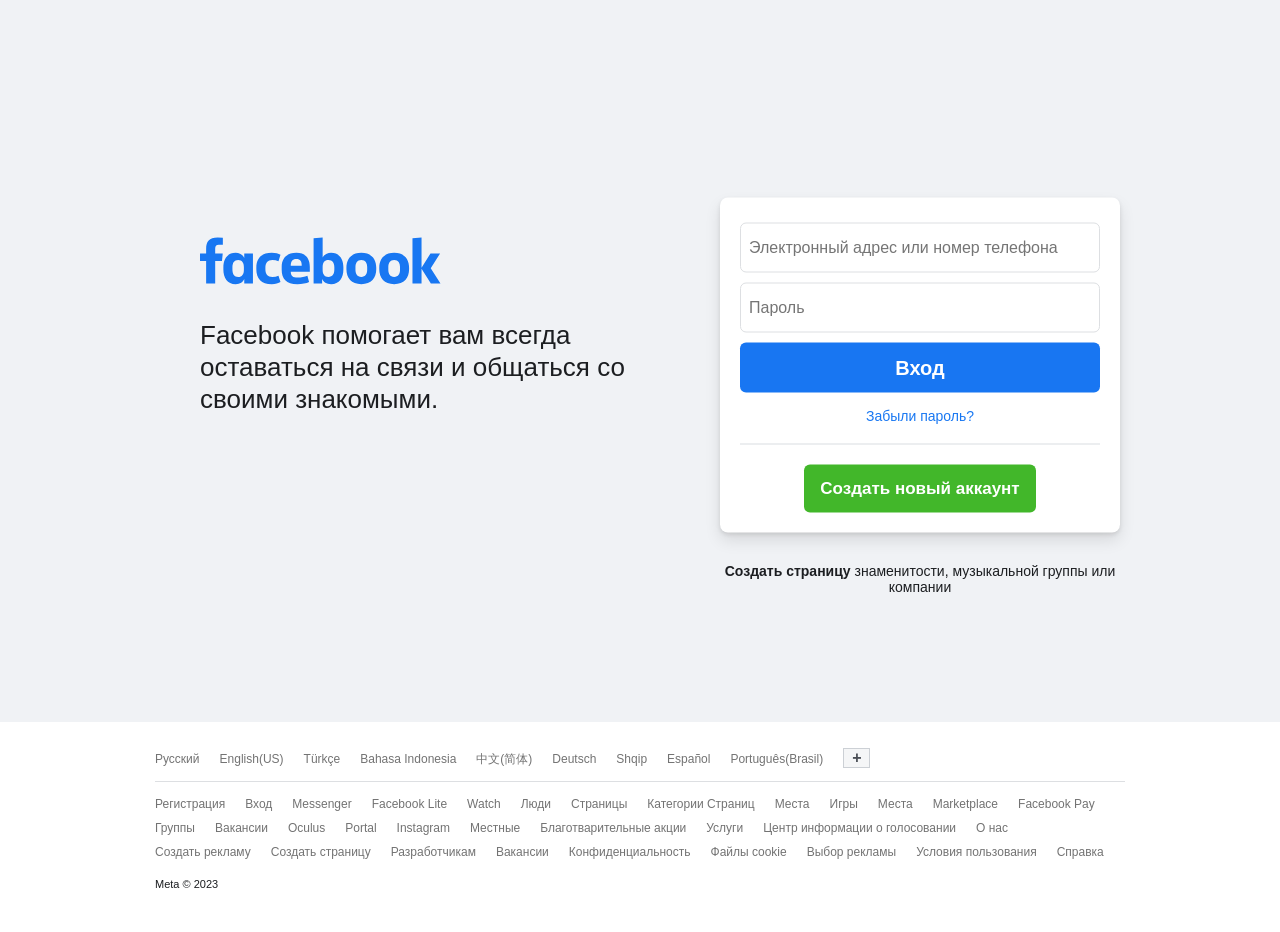
<file: LAB2/FacebookWP/index.html>
<!DOCTYPE html>
<html lang="en">
<head>
    <meta charset="UTF-8">
    <title>Facebook</title>
    <link rel="stylesheet" href="style.css">
</head>
<body>
<main>
    <div class="main_elements">
        <div class="logo">
            <img src="images/facebook_logo.svg" alt="Logo">
            <h2>Facebook помогает вам всегда оставаться на связи и общаться со своими знакомыми.</h2>
        </div>
        <div class="authorization_box">
            <div class="email_pswrd_box">
                <label>
                    <input type="text" placeholder="Электронный адрес или номер телефона">
                </label>
                <label>
                    <input type="password" placeholder="Пароль">
                </label>
                <button class="login_button" type="submit">Вход</button>
                <a href="#">Забыли пароль?</a>
                <button class="create_acc_button">Создать новый аккаунт</button>
            </div>
            <p><strong>Создать страницу</strong> знаменитости, музыкальной группы или компании</p>
        </div>
    </div>
</main>
<footer>
    <div class="bottom-part">
        <ol>
            <li><a class="lower-links" href="#">Русский</a></li>
            <li><a class="lower-links" href="#">English(US)</a></li>
            <li><a class="lower-links" href="#">Türkçe</a></li>
            <li><a class="lower-links" href="#">Bahasa Indonesia</a></li>
            <li><a class="lower-links" href="#">中文(简体)</a></li>
            <li><a class="lower-links" href="#">Deutsch</a></li>
            <li><a class="lower-links" href="#">Shqip</a></li>
            <li><a class="lower-links" href="#">Español</a></li>
            <li><a class="lower-links" href="#">Português(Brasil)</a></li>
            <li><button>+</button></li>
        </ol>
        <ol>
            <li><a class="lower-links" href="#">Регистрация</a></li>
            <li><a class="lower-links" href="#">Вход</a></li>
            <li><a class="lower-links" href="#">Messenger</a></li>
            <li><a class="lower-links" href="#">Facebook Lite</a></li>
            <li><a class="lower-links" href="#">Watch</a></li>
            <li><a class="lower-links" href="#">Люди</a></li>
            <li><a class="lower-links" href="#">Страницы</a></li>
            <li><a class="lower-links" href="#">Категории Страниц</a></li>
            <li><a class="lower-links" href="#">Места</a></li>
            <li><a class="lower-links" href="#">Игры</a></li>
            <li><a class="lower-links" href="#">Места</a></li>
            <li><a class="lower-links" href="#">Marketplace</a></li>
            <li><a class="lower-links" href="#">Facebook Pay</a></li>
            <li><a class="lower-links" href="#">Группы</a></li>
            <li><a class="lower-links" href="#">Вакансии</a></li>
            <li><a class="lower-links" href="#">Oculus</a></li>
            <li><a class="lower-links" href="#">Portal</a></li>
            <li><a class="lower-links" href="#">Instagram</a></li>
            <li><a class="lower-links" href="#">Местные</a></li>
            <li><a class="lower-links" href="#">Благотварительные акции</a></li>
            <li><a class="lower-links" href="#">Услуги</a></li>
            <li><a class="lower-links" href="#">Центр информации о голосовании</a></li>
            <li><a class="lower-links" href="#">О нас</a></li>
            <li><a class="lower-links" href="#">Создать рекламу</a></li>
            <li><a class="lower-links" href="#">Создать страницу</a></li>
            <li><a class="lower-links" href="#">Разработчикам</a></li>
            <li><a class="lower-links" href="#">Вакансии</a></li>
            <li><a class="lower-links" href="#">Конфиденциальность</a></li>
            <li><a class="lower-links" href="#">Файлы cookie</a></li>
            <li><a class="lower-links" href="#">Выбор рекламы</a></li>
            <li><a class="lower-links" href="#">Условия пользования</a></li>
            <li><a class="lower-links" href="#">Справка</a></li>
        </ol>
        <small>Meta © 2023</small>
    </div>
</footer>
</body>
</html>
</file>
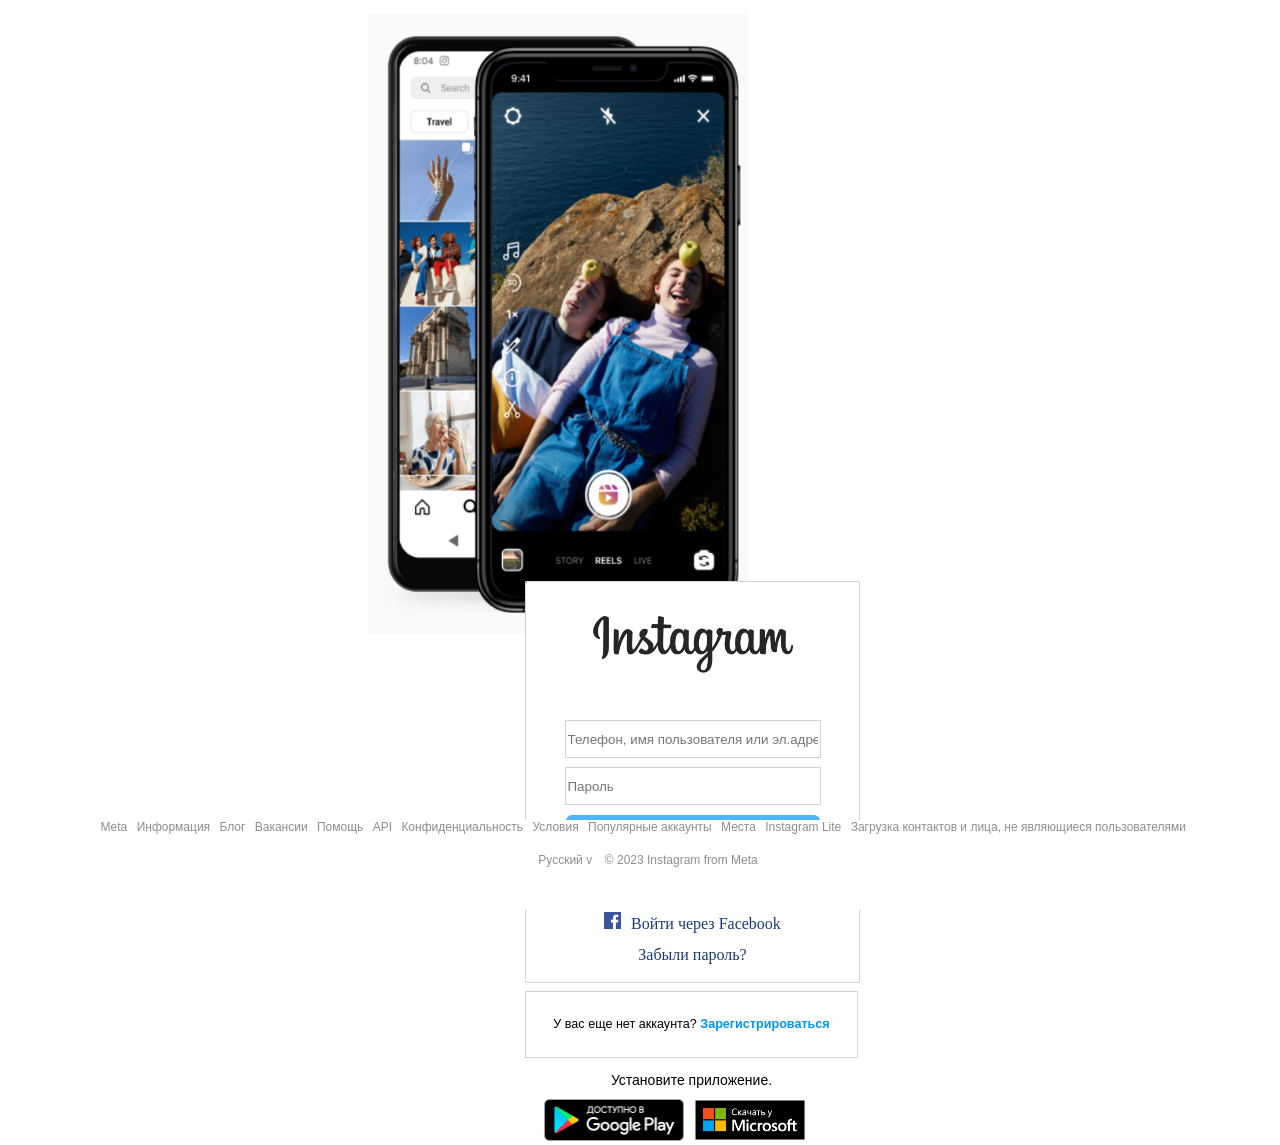
<file: LAB2/InstagramWP/index.html>
<!doctype html>
<html lang="en">
<head>
    <meta charset="UTF-8">
    <meta name="viewport"
          content="width=device-width, user-scalable=no, initial-scale=1.0, maximum-scale=1.0, minimum-scale=1.0">
    <meta http-equiv="X-UA-Compatible" content="ie=edge">
    <title>Instagram</title>
    <link rel="icon" href="images/640px-Instagram_icon.png" width="20">
  <link rel="stylesheet" href="style.css">
</head>
<body>
  <div class="upper-content">
    <div class="container">
      <div class="row">
        <div class="phone-img">
          <img src="images/scr.png" width="380" height="620" alt="card-img-top">
        </div>
        <div class="login-form">
            <div class="card">
                <img src="images/logo-txt.png" width="200">
                <div class="card-body">
                    <form method="post">
                        <div class="form-group">
                            <input type="text" class="form-control" placeholder="Телефон, имя пользователя или эл.адрес">
<!--                            <label for="" class="label">Телефон, имя пользователя или эл.адрес</label>-->
                        </div>
                        <div class="form-group">
                            <input type="password" class="form-control" placeholder="Пароль">
<!--                            <label for="" class="label">Пароль</label>-->
                        </div>
                        <input type="submit" value="Войти" class="login-btn">
                    </form>
                </div>
                <div class="or">
                        <hr class="linesvertical">
                        <div class="text1">ИЛИ</div>
                        </hr>
                </div>
                <div class="other-methods">
                    <div class="loginFacebook">
                        <img src="images/fb-mini-logo.png" width="17px" class="login-facebook-mini">
                        <a href="images/facebook.com">Войти через Facebook</a>
                    </div>
                </div>
                <div class="forgot-password">
                    <a href="">Забыли пароль?</a>
                </div>
            </div>
            <div class="card2">
                <div class="register">
                    <span>У вас еще нет аккаунта?<a href=""> Зарегистрироваться</a></span>
                </div>
            </div>
            <div class="apps">
                <span>Установите приложение.</span>
                <div class="row">
                    <div class="apps1"><img src="images/play-market.png" width="140"></div>
                    <div class="apps2"><img src="images/microsoft.png" width="110"></div>
                </div>
            </div>
        </div>
      </div>
    </div>
  </div>

  <div class="lower-links">
      <nav class="nav">
          <div class="navtext">
              <a href="https://about.meta.com" class="links"> Meta</a>&ensp;
              <a href="index.html" class="links">Информация</a>&ensp;
              <a href="index.html" class="links">Блог</a>&ensp;
              <a href="index.html" class="links">Вакансии</a>&ensp;
              <a href="index.html" class="links">Помощь</a>&ensp;
              <a href="index.html" class="links">API</a>&ensp;
              <a href="index.html" class="links">Конфиденциальность</a>&ensp;
              <a href="index.html" class="links">Условия</a>&ensp;
              <a href="index.html" class="links">Популярные аккаунты</a>&ensp;
              <a href="index.html" class="links">Места</a>&ensp;
              <a href="index.html" class="links">Instagram Lite</a>&ensp;
              <a href="index.html" class="links">Загрузка контактов и лица, не являющиеся пользователями &ensp;</a>
          </div></br>
      </nav>
      </nav>
  </div>
  <div class="rus-from-meta">
      <p class="rus-from-meta">Русский v &ensp; © 2023 Instagram from Meta</p>
  </div>


</body>
</html>

<a href="index.html"></a>
</file>
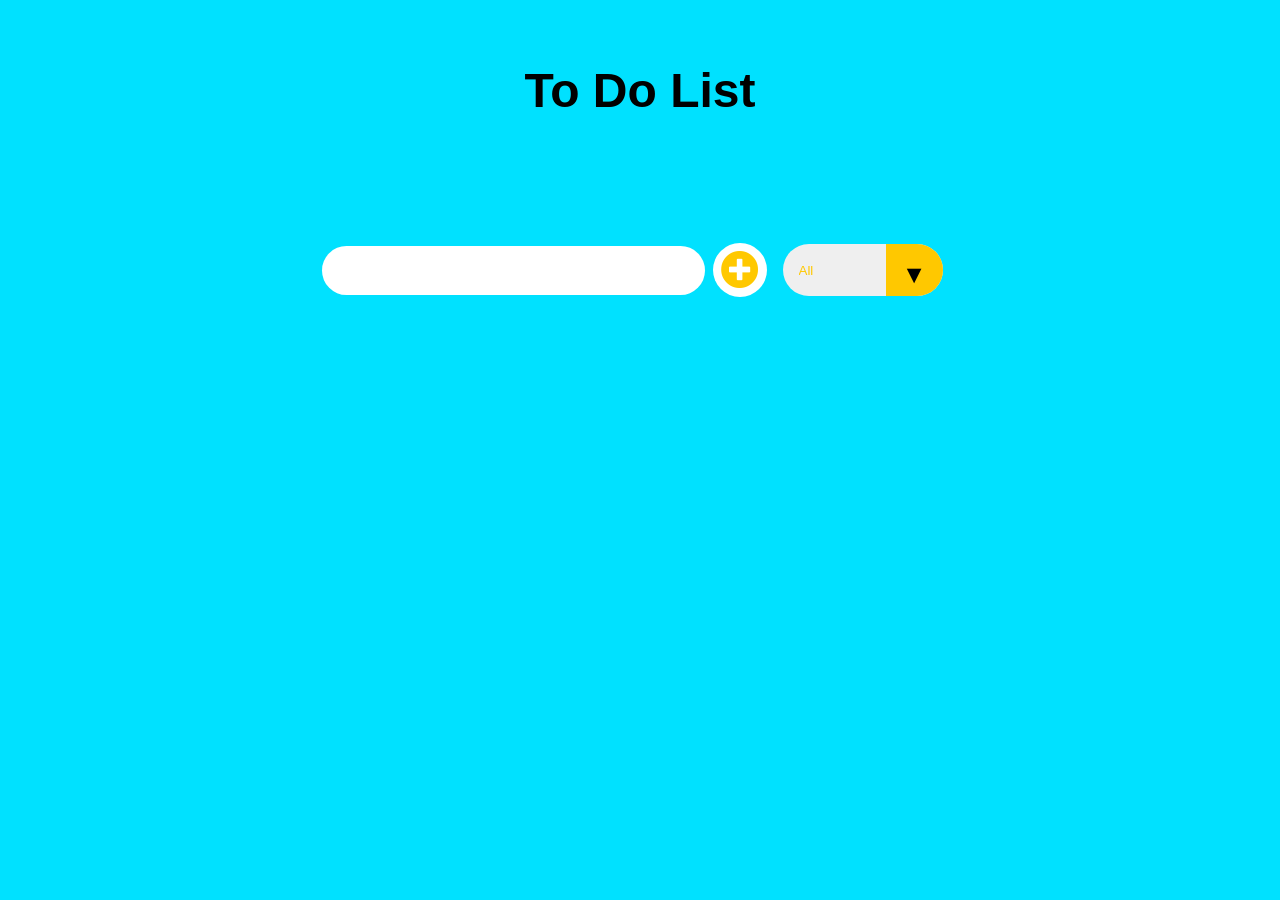
<file: LAB3/ToDoList/index.html>
<!DOCTYPE html>
<html lang="en">
<head>
    <meta charset="UTF-8">
    <meta http-equiv="X-UA-Compatible" content="IE=edge">
    <meta name="viewport" content="width=device-width, initial-scale=1.0">
    <link href="https://fonts.googleapis.com/css2?family=Poppins&display=swap" rel="stylesheet">
    <link rel="stylesheet" href="https://cdnjs.cloudflare.com/ajax/libs/font-awesome/5.15.3/css/all.min.css"/>
    <link rel="stylesheet" href="style.css">
    <link rel="icon" href="images/icon.png" width="20">
    <title>Tobol To Do List</title>
</head>
<body>

<header>
    <h1>To Do List</h1>
</header>
<form action="">
    <input type="text" class="todo-input">
    <button class="todo-button" type="submit">
        <i class="fas fa-plus-circle fa-lg"></i>
    </button>
    <div class="select">
        <select name="todos" class="filter-todo">
            <option value="all">All</option>
            <option value="completed">Completed</option>
            <option value="incomplete">Incomplete</option>
        </select>
    </div>
</form>

<div class="todo-container">
    <ul class="todo-list"></ul>
</div>

<script src="script.js"></script>
    
</body>
</html>
</file>
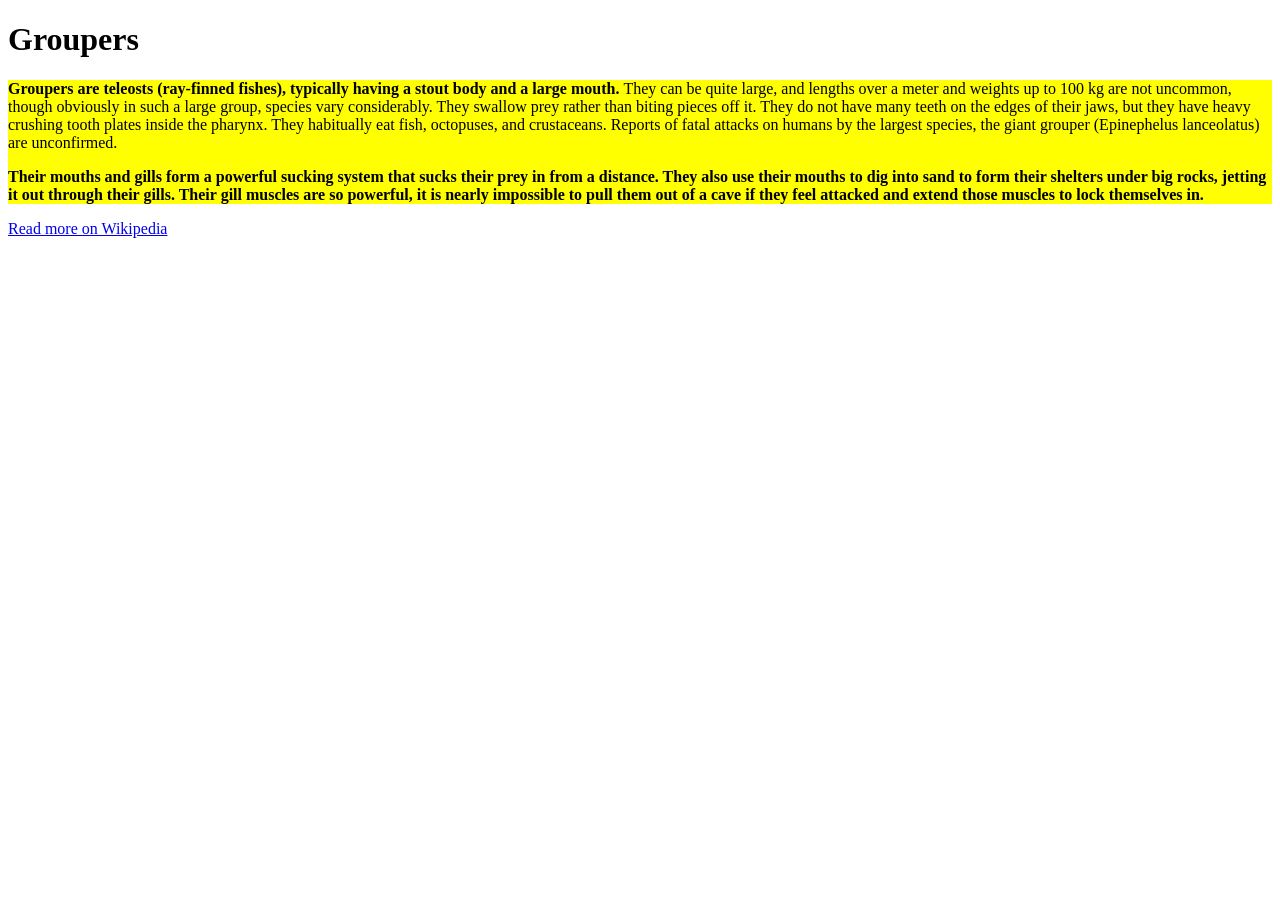
<file: LAB1/KhanAcademy/CSS layout/GroupTheGroupers.html>
<!DOCTYPE html>
<html>
    <head>
        <meta charset="utf-8">
        <title>Challenge: Group the groupers</title>
        <style>
            .first-sentence{
                font-weight: bold;
            }
            .info{
                background-color: yellow;
            }
        </style>
    </head>
    <body>
    
        <h1>Groupers</h1>
        
        <div class = "info">
        <p><span class = "first-sentence">Groupers are teleosts (ray-finned fishes), typically having a stout body and a large mouth. </span>
            They can be quite large, and lengths over a meter and weights up to 100 kg are not uncommon, though obviously in such a large group, 
            species vary considerably. They swallow prey rather than biting pieces off it. They do not have many teeth on the edges of their jaws, 
            but they have heavy crushing tooth plates inside the pharynx. They habitually eat fish, octopuses, and crustaceans. Reports of fatal attacks 
            on humans by the largest species, the giant grouper (Epinephelus lanceolatus) are unconfirmed.</p>

        <p><span class = "first-sentence">Their mouths and gills form a powerful sucking system that sucks their prey in from a distance. 
            They also use their mouths to dig into sand to form their shelters under big rocks, jetting it out through their gills. 
            Their gill muscles are so powerful, it is nearly impossible to pull them out of a cave if they feel attacked and extend 
            those muscles to lock themselves in.</span></p>
        
    </div>
        
        <a href="http://en.wikipedia.org/wiki/Grouper">Read more on Wikipedia</a>

    </body>
</html>
</file>
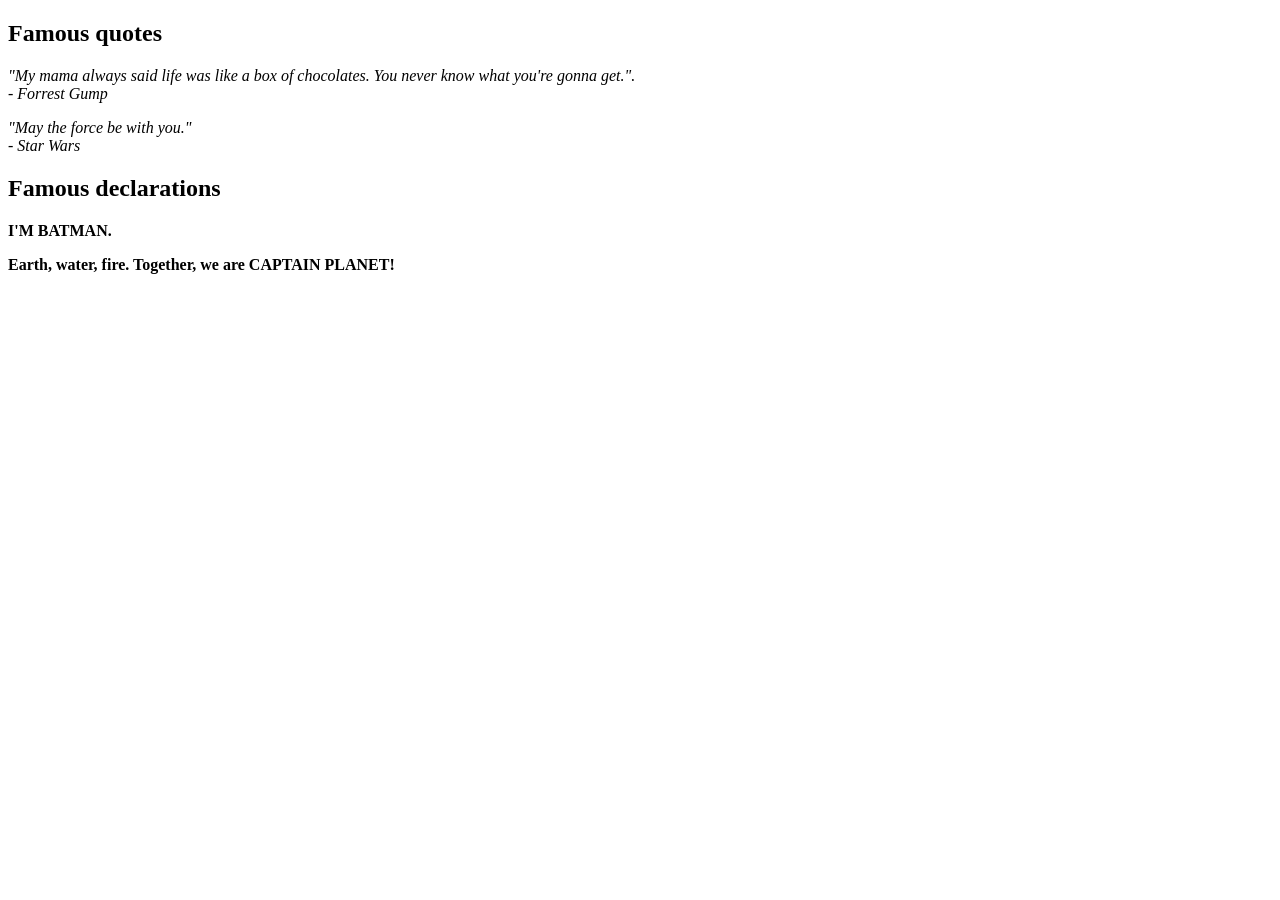
<file: LAB1/KhanAcademy/CSS text properties/FamousFontFormats.html>
<!DOCTYPE html>
<html>
    <head>
        <meta charset="utf-8">
        <title>Challenge: Famous font formats</title>
        <style>
            .declaration { 
                font-weight:bold;
            }
            
            .quote {
                font-style: italic;
            }
        </style>
    </head>
    <body>

    <h2>Famous quotes</h2>
    <p class="quote">
    "My mama always said life was like a box of chocolates. You never know what you're gonna get.".
    <br> - Forrest Gump
    </p>
    
    <p class="quote">
    "May the force be with you."
    <br>- Star Wars
    </p>
    
     <h2>Famous declarations</h2>
     
    <p class="declaration">
    I'M BATMAN.
    </p>
    
    <p class="declaration">
    Earth, water, fire. Together, we are CAPTAIN PLANET!
    </p>
    
    </body>
</html>
</file>
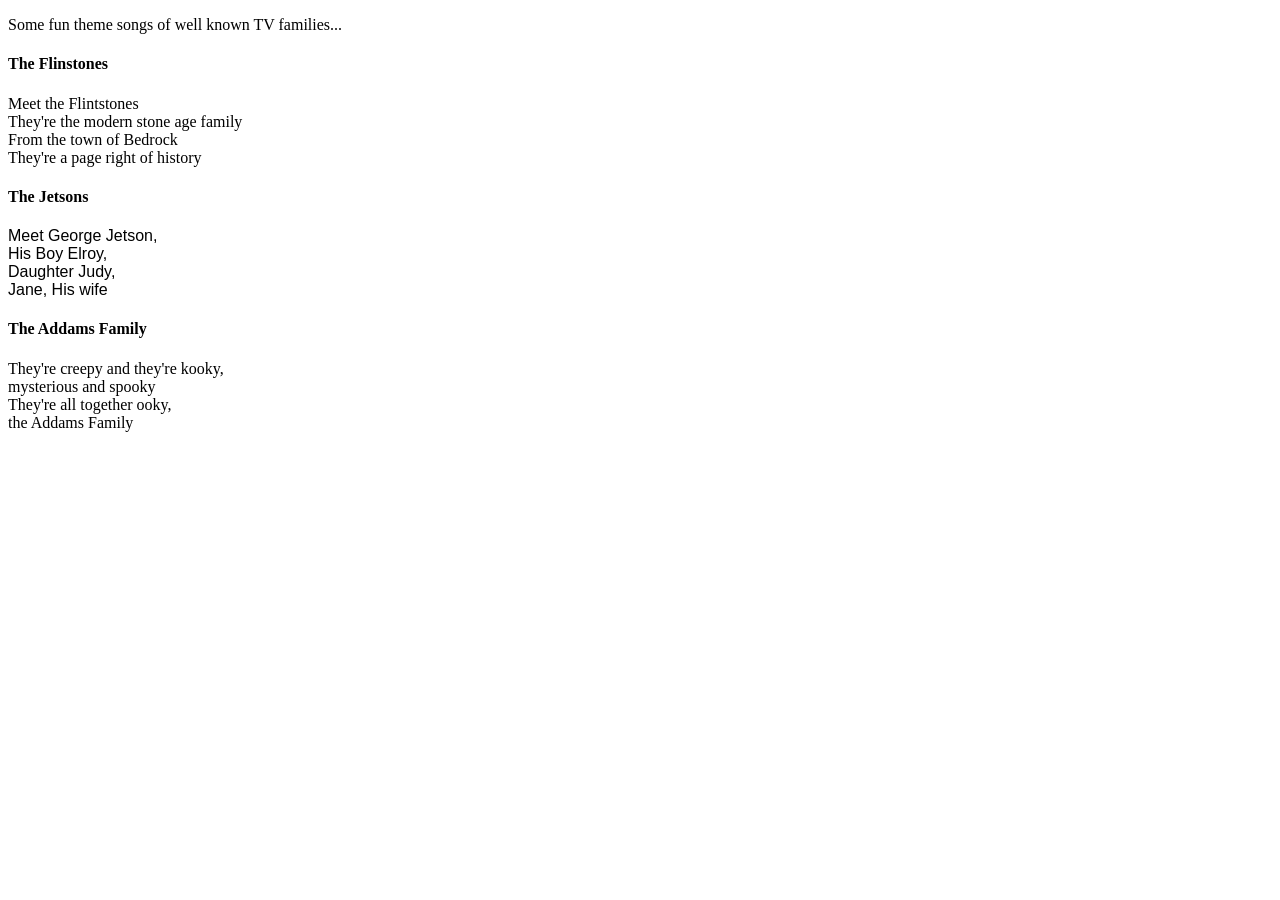
<file: LAB1/KhanAcademy/CSS text properties/FancyFontFamilies.html>
<!DOCTYPE html>
<html>
    <head>
        <meta charset="utf-8">
        <title>Challenge: Fancy font families</title>
        <style>
        #flinstones {
            font-family:cursive;
        }
        
        #jetsons {
            font-family:sans-serif;
        }
        
        #addams {
            font-family:serif;
        }
        body{
            font-family:serif;
        }
        </style>
    </head>
    <body>
    
    <p>Some fun theme songs of well known TV families...</p>
    
    <h4>The Flinstones</h4>
    <p id="flinstones">
    Meet the Flintstones<br>
    They're the modern stone age family<br>
    From the town of Bedrock<br>
    They're a page right of history</p>
    
    <h4>The Jetsons</h4>
    <p id="jetsons">
    Meet George Jetson,<br>
    His Boy Elroy,<br>
    Daughter Judy,<br>
    Jane, His wife
    </p>

    <h4>The Addams Family</h4>
    <p id="addams">
    They're creepy and they're kooky,<br>
    mysterious and spooky<br>
    They're all together ooky,<br>
    the Addams Family 
    </p>
    </body>
</html>
</file>
<file: LAB2/FacebookWP/style.css>
* {
    padding: 0;
    margin: 0;
    box-sizing: border-box;
}

body {
    font-family: 'Poppins', sans-serif;
    background-color: rgb(240, 242, 245);
    color: #1c1e21;
    padding-top: 72px;

}
main {
    height: 650px;
    width: 1450px;
    /*position: relative;*/
    margin: 0 auto;
}

footer {
    height: 210px;
    background-color:rgb(255, 255, 255);
}

.main_elements {
    display: flex;
    justify-content: space-around;
    align-items: normal;
    width: 100%;
    max-width: 1000px;
    position: absolute;
    left: 50%;
    top: 44%;
    transform: translate(-50%, -50%);
}

.logo {
    margin: 10px;
    flex: 0 0 50%;
    text-align: left;
}

.authorization_box {
    flex: 0 0 40%;
    text-align: center;
}

.logo img {
    max-width: 300px;
}

.logo h2 {
    font-size: 26px;
    font-weight: normal;
    margin-top: 1px;
    padding: 0 30px;
    line-height: 32px;
}

.authorization_box .email_pswrd_box {
    background-color: rgb(255, 255, 255);
    border: none;
    border-radius: 8px;
    box-shadow: 0 2px 4px rgba(0, 0, 0, 0.1), 0 8px 16px rgba(0, 0, 0, 0.1);
    margin-bottom: 30px;
    padding: 20px;
    max-width: 400px;
}

.authorization_box .email_pswrd_box input, .authorization_box .email_pswrd_box .login_button {
    width: 100%;
    margin: 5px 0;
    height: 50px;
    vertical-align: auto;
    font-size: 16px;

}

.authorization_box .email_pswrd_box input {
    border: 1px solid rgb(221, 223, 226);
    color: rgb(29, 33, 41);
    padding: 0 8px;
    outline: none;
    border-radius: 6px;
}

.authorization_box .email_pswrd_box input:focus {
    border-color: rgb(24, 119, 242);
    box-shadow: 0 0 0 2px rgb(231, 243, 255);
}

.authorization_box .email_pswrd_box .login_button {
    background-color: rgb(24, 118, 242);
    border: none;
    border-radius: 6px;
    font-size: 20px;
    padding: 0 16px;
    color: rgb(255,255,255);
    font-weight: bold;
}

.authorization_box .email_pswrd_box a {
    display: block;
    color: #1877f2;
    font-size: 14px;
    text-decoration: none;
    padding: 10px 0 20px;
    border-bottom: 1px solid #dadde1;
}

.authorization_box .email_pswrd_box a:hover {
    text-decoration: underline;
}

.authorization_box .email_pswrd_box .create_acc_button {
    background-color: #42b72a;
    border: none;
    border-radius: 6px;
    font-size: 17px;
    line-height: 48px;
    padding: 0 16px;
    color: #ffffff;
    font-weight: bold;
    margin-top: 20px;
    cursor: pointer;
}

.authorization_box p {
    font-size: 14px;
}

.authorization_box p a {
    text-decoration: none;
    color: #1c1e21;
    font-weight: 600;
}

.authorization_box p a:hover {
    text-decoration: underline;
}

.bottom-part {
    padding: 15px;
    position: relative;
    max-width: 1000px;
    margin: 0 auto;
}

footer ol {
    display: flex;
    flex-wrap: wrap;
    list-style-type: none;
    padding: 10px 0;
}

footer ol:first-child {
    border-bottom: 1px solid #dddfe2;
}

footer ol:first-child li:last-child button {
    background-color: #f5f6f7;
    border: 1px solid #ccd0d5;
    outline: none;
    color: #4b4f56;
    padding: 0 8px;
    font-weight: bold;
    font-size: 16px;
}

footer ol li {
    padding-right: 10px;
    line-height: 2;
    font-size: 12px;
    color: #737373;
    text-decoration: none;
}

footer ol li:hover{
    text-decoration: underline;
}

lower-links{
    color: #737373;
}

footer ol li a:hover {
    text-decoration: underline;
}

footer small {
    font-size: 11px;
}

footer ol a {
    padding-right: 10px;
    line-height: 2;
    font-size: 12px;
    color: #737373;
    text-decoration: none;
}

footer ol a:hover{
    text-decoration: underline;
}


.login_button button{
    cursor: pointer;
}

.login_button:hover{
    width: 100%;
    margin: 5px 0;
    height: 50px;
    vertical-align: auto;
    font-size: 16px;
    color: #193c72;
}
</file>
<file: LAB2/InstagramWP/style.css>
.upper-content{
    margin-top: -45px;
}

.body{
    /*position: relative;*/
    background-color: #fafafa;
}

.phone-img{
    /*position: relative;*/
    float: left;
    margin-left: 360px;
    margin-top: 14px;
    height: 522px;
}

.login-form{
    border-radius: 5px;
    background-color: white;
    float: right;
    margin-right: 414px;
    margin-top: 45px;
    width: 333px;
    height: 522px;
    /*position: relative;*/
}

.card{
    width: 100%;
    justify-content: center;
    border-radius: 1px;
    text-align: center;
    border: 1px lightgray solid;
    position: relative;
}

.card-body{
    width: 100%;
    justify-content: center;
    text-align: center;
    /*position: relative;*/
}

.card2{
    font-size: 12.6px;
    margin-top: 8px;
    border: 1px lightgray solid;

}

.card2 span{
    font-size: 11px;
}

.register{
    margin: 25px 15px 25px 15px;
    /*position: relative;*/
    text-align: center;

}

.register span{
    /*position: relative;*/
    font-family: Arial;
    font-size: 12.6px;
    margin-top: 18px;
}

.register a{
    /*position: relative;*/
    text-decoration: none;
    color: #0095f6;
    text-align: center;
    font-weight: bold;
}

.form-group{
    /*position: relative;*/
    text-align: center;
    justify-content: center;
}

.form-control{
    border: 1px lightgray solid;
    width: 250px;
    height: 34px;
    margin-top: 9px;
}

.login-btn{
    /*position: relative;*/
    width: 254px;
    height: 31px;
    margin-top: 10px;
    border: none;
    background-color: #4db5f9;
    color: white;
    padding: 9px;
    border-radius: 6px;
    font-size: 16px ;
    text-align: center;
    justify-content: center;

}

.or{
    padding-left: 4.5px;
    margin-top: -4.5px;
    margin-bottom: 27px;
    position: relative;
    padding-top: 27px;
}

.text1 {
    text-align: center;
    position: absolute;
    left: 130px;
    top: 27px;
    background: #fff;
    padding: 0 10.8px;
    color:gray;
}


.linesvertical{
    width: 250px;
    color: gray;

}

.loginFacebook{
    margin-bottom:13.5px;
}

.loginFacebook a{
    font-size: 16px;
    text-decoration: none;
    color: #193c72;
}

.forgot-password{
    margin-bottom: 18px;
    /*border-bottom: 1px gray solid;*/

}

.forgot-password a{
    text-decoration: none;
    color: #193c72;
}

.apps{
    margin-top: 13px;
    text-align: center;
    justify-content: center;
    margin-bottom: 9px;
}

.apps1{
    position: absolute;
    width: 177px;
    margin-top: 10px;
    height: 30px;
}


.apps2{
    margin-top: 10.8px;
    position: absolute;
    width: 450px;
    height: 38px;
}

.apps span{
    font-size: 14px;
    font-family: Arial;
}

.lower-links{
    float: bottom;
    margin-top: 45px;
    bottom: 0px;
}

.nav{
    font-size: 12px;
    justify-content: center;
    position: fixed;
    bottom: 35px;
    width: 100%;
    height: 45px;
    /*box-shadow: 0 0 3px gray;*/
    background-color: white;
    overflow-x: auto;
    display: flex;
    color: #697681;
    font-family: Arial;
}

.nav-link{
    /*color: #697681;*/
    display: flex;
    font-size: 12.6px;
}

.rus-from-meta{
    color: #8e8e8e;
    font-family: Arial;
    font-size: 12px;
    justify-content: center;
    bottom: -10px;
    position: fixed;
    width: 100%;
    height: 45px;
    background-color: white;
    overflow-x: auto;
    display: flex;
}

.links{
    text-decoration: none;
    color:#8e8e8e;
}

.login-facebook-mini{
    margin-top: 6px;
    margin-right: 6px;
}
</file>
<file: LAB3/ToDoList/style.css>
* {
    margin: 0;
    padding: 0;
    box-sizing: border-box;
}

body {
    background-color: #00e1ff;
    color: #000000;
    font-family: 'Open Sans', sans-serif;
    min-height: 100vh;
}

header {
    font-size: 1.5rem;
}

option {
    font-size: 18px;
    background: white;
    color: darkgreen;
}

header,
form {
    min-height: 20vh;
    display: flex;
    justify-content: center;
    align-items: center;
}

form input,
form button {
    padding: 0.5rem;
    padding-left: 1rem;
    font-size: 1.8rem;
    border: none;
    background: white;
    border-radius: 2rem;
}

form button {
    color: rgb(255, 200, 0);
    background: white;
    cursor: pointer;
    margin-left: 0.5rem;
}

form button:hover {
    color: white;
    background: rgb(255, 200, 0);
}

.fa-plus-circle {
    margin-top: 0.3rem;
    margin-left: -8px;
}

.todo-container {
    display: flex;
    justify-content: center;
    align-items: center;
}

.todo-list {
    min-width: 30%;
    list-style: none;
}

.todo {
    margin: 0.5rem;
    padding-left: 0.5rem;
    background: white;
    color: black;
    font-size: 1.5rem;
    display: flex;
    justify-content: space-between;
    align-items: center;
    transition: 0.5s;
    border-radius: 2rem;
}

.todo li {
    flex: 1;
}

.trash-btn,
.complete-btn {
    color: white;
    border: none;
    padding: 1rem;
    cursor: pointer;
    font-size: 1.5rem;
}

.complete-btn {
    background: rgb(255, 200, 0);
}

.trash-btn {
    border-top-right-radius: 1.75rem;
    border-bottom-right-radius: 1.75rem;
    background: rgb(171, 171, 171);
}

.todo-item {
    padding: 0rem 0.5rem;
}

.fa-trash,
.fa-check-circle {
    pointer-events: none;
}

.completed {
    text-decoration: line-through;
    opacity: 0.5;
}

.slide {
    transform: translateX(10rem);
    opacity: 0;
}

select {
    -webkit-appearance: none;
    -moz-appearance: none;
    appearance: none;
    outline: none;
    border: none;
}

.select {
    margin: 1rem;
    position: relative;
    overflow: hidden;
    border-radius: 50px;
}

select {
    color:rgb(255, 200, 0);
    width: 10rem;
    height: 3.2rem;
    cursor: pointer;
    padding: 1rem;
}

.select::after {
    content: "\25BC";
    position: absolute;
    background:rgb(255, 200, 0);
    top: 0;
    right: 0;
    font-size: 25px;
    padding: 1rem;
    pointer-events: none;
    transition: all 0.3s ease;
}

.select:hover::after {
    background: #eae2e2;
    color: rgb(255, 200, 0);
}


select.filter-todo span{
    color: darkgreen;
    font-size: 18px;
}
</file>
